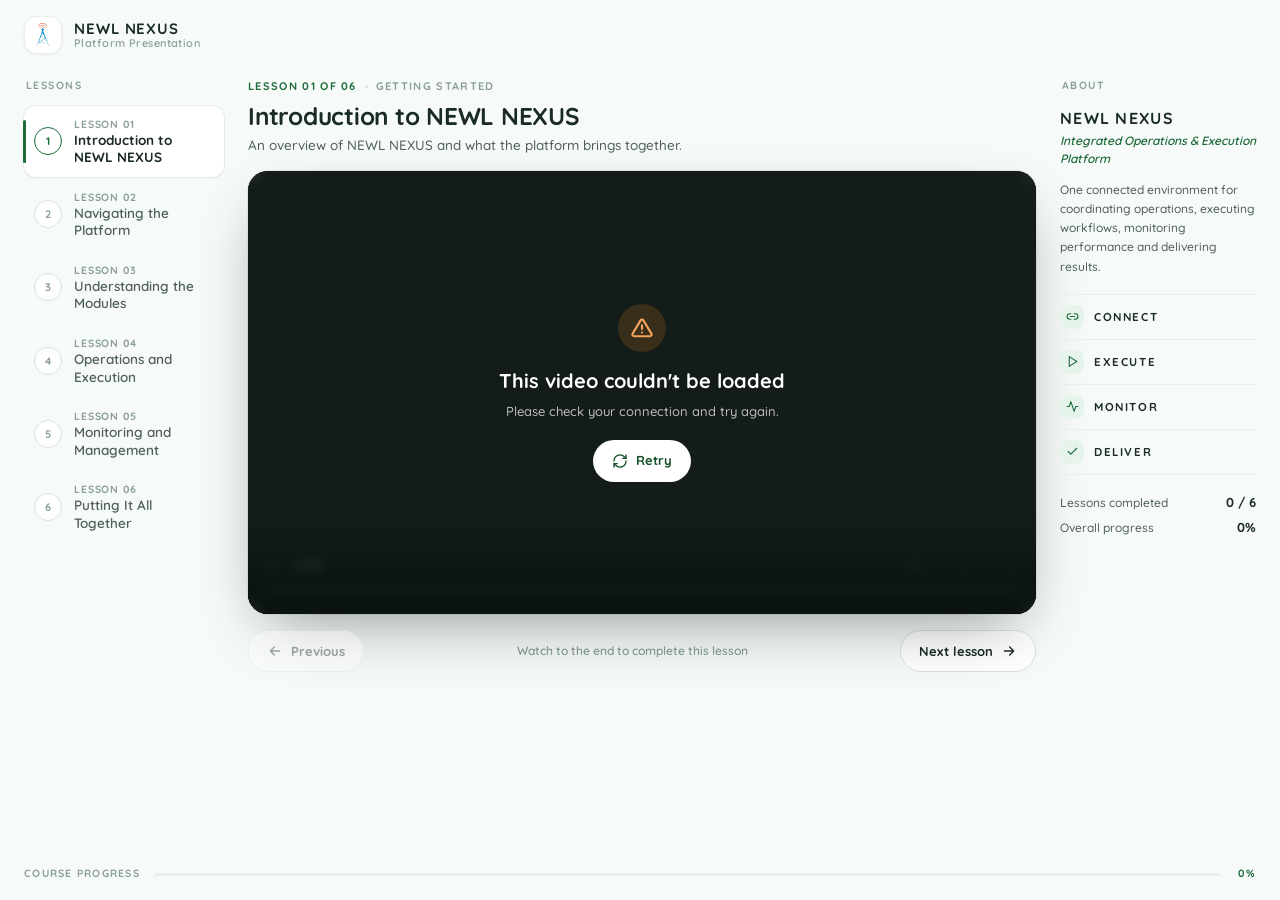
<file: presentation/index.html>
<!DOCTYPE html>
<html lang="en">
<head>
<meta charset="UTF-8">
<meta name="viewport" content="width=device-width, initial-scale=1.0, viewport-fit=cover">
<meta name="theme-color" content="#1e6b3a">
<meta name="description" content="NEWL NEXUS — Integrated Operations & Execution Platform. A six-lesson video presentation of the platform.">
<title>NEWL NEXUS · Presentation</title>
<link rel="icon" type="image/png" href="/img/icon.png">
<link rel="preconnect" href="https://fonts.googleapis.com">
<link rel="preconnect" href="https://fonts.gstatic.com" crossorigin>
<link href="https://fonts.googleapis.com/css2?family=Quicksand:wght@400;500;600;700&display=swap" rel="stylesheet">
<link rel="stylesheet" href="/presentation/style.css">
</head>
<body>

<div class="shell">

  <!-- ============ HEADER ============ -->
  <header class="topbar">
    <div class="brand">
      <span class="brand-mark"><img src="/img/icon.png" alt="" width="20" height="32"></span>
      <span class="brand-text">
        <b>NEWL NEXUS</b>
        <small>Platform Presentation</small>
      </span>
    </div>
    <div class="topbar-progress" aria-hidden="true">
      <span id="topProgressText">0 / 6</span>
      <span class="ring"><svg viewBox="0 0 36 36"><circle cx="18" cy="18" r="15" class="ring-track"/><circle cx="18" cy="18" r="15" class="ring-fill" id="topRing"/></svg></span>
    </div>
  </header>

  <!-- ============ LEFT · LESSONS ============ -->
  <aside class="lessons" aria-label="Lessons">
    <div class="panel-label">Lessons</div>
    <ol class="lesson-list" id="lessonList"></ol>
  </aside>

  <!-- ============ CENTRE · PLAYER ============ -->
  <main class="stage">
    <div class="stage-inner">
      <div class="lesson-head">
        <div class="eyebrow">
          <span id="lessonNumber">Lesson 01</span>
          <span class="dot" aria-hidden="true"></span>
          <span id="lessonCategory">Getting Started</span>
          <span class="pill-done" id="lessonDoneBadge" hidden>
            <svg viewBox="0 0 24 24"><path d="M20 6 9 17l-5-5"/></svg>Completed
          </span>
        </div>
        <h1 id="lessonTitle">Introduction to NEWL NEXUS</h1>
        <p id="lessonDesc"></p>
      </div>

      <div class="player">
        <video id="video" controls playsinline preload="metadata" controlslist="nodownload"></video>

        <div class="overlay overlay-loading" id="loadingOverlay" hidden>
          <span class="spinner" aria-hidden="true"></span>
        </div>

        <div class="overlay overlay-card" id="errorOverlay" hidden role="alert">
          <div class="ov-icon ov-icon-warn"><svg viewBox="0 0 24 24"><path d="M12 9v4M12 17h.01"/><path d="M10.3 3.9 1.8 18a2 2 0 0 0 1.7 3h17a2 2 0 0 0 1.7-3L13.7 3.9a2 2 0 0 0-3.4 0Z"/></svg></div>
          <h3>This video couldn't be loaded</h3>
          <p>Please check your connection and try again.</p>
          <button class="btn btn-light" id="retryBtn" type="button">
            <svg viewBox="0 0 24 24"><path d="M3 12a9 9 0 0 1 15.5-6.3L21 8"/><path d="M21 3v5h-5"/><path d="M21 12a9 9 0 0 1-15.5 6.3L3 16"/><path d="M3 21v-5h5"/></svg>Retry
          </button>
        </div>

        <div class="overlay overlay-card" id="doneOverlay" hidden>
          <div class="ov-icon ov-icon-ok"><svg viewBox="0 0 24 24"><path d="M20 6 9 17l-5-5"/></svg></div>
          <h3>Lesson complete</h3>
          <p id="doneText">Nice work. Continue when you're ready.</p>
          <div class="ov-actions">
            <button class="btn btn-ghost-light" id="replayBtn" type="button">
              <svg viewBox="0 0 24 24"><path d="M3 12a9 9 0 1 0 3-6.7L3 8"/><path d="M3 3v5h5"/></svg>Replay
            </button>
            <button class="btn btn-primary" id="overlayNextBtn" type="button">
              <span id="overlayNextLabel">Next lesson</span><svg viewBox="0 0 24 24"><path d="M5 12h14M13 6l6 6-6 6"/></svg>
            </button>
          </div>
        </div>

        <div class="overlay overlay-final" id="finalOverlay" hidden>
          <div class="ov-icon ov-icon-ok ov-icon-lg"><svg viewBox="0 0 24 24"><path d="M8 21h8M12 17v4M7 4h10v5a5 5 0 0 1-10 0V4Z"/><path d="M17 5h3v2a3 3 0 0 1-3 3M7 5H4v2a3 3 0 0 0 3 3"/></svg></div>
          <h2>YOU'VE COMPLETED THE NEWL NEXUS PRESENTATION</h2>
          <p>You're now familiar with the NEWL NEXUS platform and its core operational experience.</p>
          <div class="final-principles" aria-hidden="true"><span>Connect</span><span>Execute</span><span>Monitor</span><span>Deliver</span></div>
          <button class="btn btn-light" id="restartBtn" type="button">
            <svg viewBox="0 0 24 24"><path d="M3 12a9 9 0 1 0 3-6.7L3 8"/><path d="M3 3v5h5"/></svg>Restart presentation
          </button>
        </div>
      </div>

      <nav class="stage-nav" aria-label="Lesson navigation">
        <button class="btn btn-outline" id="prevBtn" type="button">
          <svg viewBox="0 0 24 24"><path d="M19 12H5M11 18l-6-6 6-6"/></svg><span>Previous</span>
        </button>
        <span class="stage-status" id="stageStatus" aria-live="polite">Watch to the end to complete this lesson</span>
        <button class="btn btn-outline" id="nextBtn" type="button">
          <span id="nextLabel">Next lesson</span><svg viewBox="0 0 24 24"><path d="M5 12h14M13 6l6 6-6 6"/></svg>
        </button>
      </nav>
    </div>
  </main>

  <!-- ============ RIGHT · ABOUT ============ -->
  <aside class="about" aria-label="About NEWL NEXUS">
    <div class="panel-label">About</div>
    <h2 class="about-title">NEWL NEXUS</h2>
    <p class="about-sub">Integrated Operations &amp; Execution Platform</p>
    <p class="about-desc">One connected environment for coordinating operations, executing workflows, monitoring performance and delivering results.</p>

    <ul class="principles">
      <li><span class="p-ico"><svg viewBox="0 0 24 24"><path d="M9 17H7A5 5 0 0 1 7 7h2M15 7h2a5 5 0 0 1 0 10h-2M8 12h8"/></svg></span>Connect</li>
      <li><span class="p-ico"><svg viewBox="0 0 24 24"><path d="M6 3l14 9-14 9V3Z"/></svg></span>Execute</li>
      <li><span class="p-ico"><svg viewBox="0 0 24 24"><path d="M22 12h-4l-3 9L9 3l-3 9H2"/></svg></span>Monitor</li>
      <li><span class="p-ico"><svg viewBox="0 0 24 24"><path d="M20 6 9 17l-5-5"/></svg></span>Deliver</li>
    </ul>

    <div class="summary">
      <div class="summary-row"><span>Lessons completed</span><b id="sumCount">0 / 6</b></div>
      <div class="summary-row"><span>Overall progress</span><b id="sumPct">0%</b></div>
    </div>
  </aside>

  <!-- ============ BOTTOM · PROGRESS LINE ============ -->
  <footer class="course-progress">
    <span class="cp-label">Course progress</span>
    <div class="cp-track" role="progressbar" aria-label="Course progress" aria-valuemin="0" aria-valuemax="100" aria-valuenow="0" id="cpTrack">
      <div class="cp-fill" id="cpFill"></div>
    </div>
    <span class="cp-value" id="cpValue">0%</span>
  </footer>

</div>

<div class="toast" id="toast" role="status" aria-live="polite" hidden></div>

<script src="/presentation/script.js"></script>
</body>
</html>
</file>
<file: presentation/style.css>
/* =========================================================
   NEWL NEXUS · Presentation portal
   Brand tokens mirror the main app (../index.html)
   ========================================================= */
:root{
  --primary:#1e6b3a;--primary-light:#2a8a4a;--primary-dark:#15502a;--primary-bg:#e6f4ec;
  --accent:#e67e22;--danger:#dc3545;
  --bg:#f6faf8;--surface:#fff;--border:#e8f0ec;--border-strong:#d6e4dc;
  --text:#1a2a24;--text-soft:#4d5f57;--text-light:#8a9f95;
  --player:#0d1813;
  --radius:12px;--radius-lg:20px;--radius-sm:8px;--radius-pill:999px;
  --shadow-sm:0 1px 3px rgba(21,80,42,.06);
  --shadow-hover:0 8px 30px rgba(30,107,58,.08);
  --shadow-lg:0 20px 60px rgba(21,80,42,.10);
  --safe-top:env(safe-area-inset-top,0px);
  --safe-bottom:env(safe-area-inset-bottom,0px);
  --safe-left:env(safe-area-inset-left,0px);
  --safe-right:env(safe-area-inset-right,0px);
  --ease:cubic-bezier(.2,.8,.2,1);
}

*{margin:0;padding:0;box-sizing:border-box;-webkit-tap-highlight-color:transparent}
html{-webkit-text-size-adjust:100%;text-size-adjust:100%}
body{
  font-family:'Quicksand',system-ui,-apple-system,'Segoe UI',Roboto,sans-serif;
  background:var(--bg);color:var(--text);
  font-size:14px;line-height:1.5;font-weight:500;
  -webkit-font-smoothing:antialiased;
  overflow-x:hidden;
}
button{font-family:inherit;font-size:inherit;color:inherit;background:none;border:0;cursor:pointer}
ol,ul{list-style:none}
[hidden]{display:none!important}
svg{width:16px;height:16px;fill:none;stroke:currentColor;stroke-width:2;stroke-linecap:round;stroke-linejoin:round;flex-shrink:0}
:focus-visible{outline:2px solid var(--primary);outline-offset:2px}

::-webkit-scrollbar{width:6px;height:6px}
::-webkit-scrollbar-thumb{background:var(--border-strong);border-radius:10px}

/* =========================================================
   SHELL — desktop: three columns
   ========================================================= */
.shell{
  display:grid;
  grid-template-columns:minmax(210px,236px) minmax(0,1fr) minmax(200px,224px);
  grid-template-rows:auto 1fr auto;
  grid-template-areas:
    "top     top    top"
    "lessons stage  about"
    "foot    foot   foot";
  column-gap:clamp(20px,2.2vw,36px);
  min-height:100vh;min-height:100dvh;
  max-width:1680px;margin:0 auto;
  padding:0 max(24px,var(--safe-right)) 0 max(24px,var(--safe-left));
}

/* ---------- Header ---------- */
.topbar{
  grid-area:top;display:flex;align-items:center;justify-content:space-between;
  padding:calc(16px + var(--safe-top)) 0 16px;
}
.brand{display:flex;align-items:center;gap:12px;min-width:0}
.brand-mark{
  width:38px;height:38px;border-radius:12px;background:var(--surface);
  border:1px solid var(--border);box-shadow:var(--shadow-sm);
  display:flex;align-items:center;justify-content:center;flex-shrink:0;
}
.brand-mark img{width:auto;height:24px;display:block}
.brand-text{display:flex;flex-direction:column;line-height:1.15}
.brand-text b{font-size:15px;font-weight:700;letter-spacing:.06em}
.brand-text small{font-size:11px;color:var(--text-light);font-weight:600;letter-spacing:.04em}

.topbar-progress{display:none;align-items:center;gap:8px;font-size:12px;font-weight:700;color:var(--text-soft)}
.ring{width:26px;height:26px;display:block}
.ring svg{width:100%;height:100%;transform:rotate(-90deg)}
.ring-track{stroke:var(--border);stroke-width:3.5}
.ring-fill{stroke:var(--primary);stroke-width:3.5;stroke-dasharray:94.25;stroke-dashoffset:94.25;transition:stroke-dashoffset .6s var(--ease)}

.panel-label{
  font-size:10.5px;font-weight:700;letter-spacing:.14em;text-transform:uppercase;
  color:var(--text-light);margin-bottom:12px;padding-left:2px;
}

/* =========================================================
   LEFT — lesson list
   ========================================================= */
.lessons{grid-area:lessons;padding-top:8px;align-self:start;position:sticky;top:12px}
.lesson-list{display:flex;flex-direction:column;gap:2px;position:relative}

.lesson{
  position:relative;width:100%;display:flex;align-items:center;gap:12px;
  padding:11px 12px 11px 10px;border-radius:var(--radius);text-align:left;
  color:var(--text-soft);transition:background .18s,color .18s;min-height:56px;
  touch-action:manipulation;
}
.lesson:hover{background:rgba(30,107,58,.05);color:var(--text)}
.lesson::before{ /* active accent bar */
  content:"";position:absolute;left:-1px;top:14px;bottom:14px;width:3px;border-radius:3px;
  background:var(--primary);transform:scaleY(0);transition:transform .25s var(--ease);
}
.lesson[aria-current="true"]{background:var(--surface);color:var(--text);box-shadow:var(--shadow-sm),0 0 0 1px var(--border)}
.lesson[aria-current="true"]::before{transform:scaleY(1)}

.l-mark{
  width:28px;height:28px;border-radius:50%;flex-shrink:0;
  display:flex;align-items:center;justify-content:center;
  font-size:11px;font-weight:700;color:var(--text-light);
  border:1.5px solid var(--border-strong);background:var(--surface);
  transition:all .25s var(--ease);
}
.l-mark svg{width:14px;height:14px;stroke-width:3;display:none}
.lesson[aria-current="true"] .l-mark{border-color:var(--primary);color:var(--primary)}
.lesson.is-done .l-mark{background:var(--primary);border-color:var(--primary);color:#fff}
.lesson.is-done .l-mark span{display:none}
.lesson.is-done .l-mark svg{display:block}

.l-text{display:flex;flex-direction:column;min-width:0;flex:1}
.l-kicker{font-size:10.5px;font-weight:700;letter-spacing:.08em;text-transform:uppercase;color:var(--text-light)}
.l-title{font-size:13.5px;font-weight:600;line-height:1.3}
.lesson[aria-current="true"] .l-title{font-weight:700}
.l-meta{font-size:11px;color:var(--text-light);font-weight:600;white-space:nowrap;align-self:flex-start;margin-top:2px}
.lesson.is-done .l-kicker{color:var(--primary)}

/* =========================================================
   CENTRE — stage / player
   ========================================================= */
.stage{grid-area:stage;min-width:0;display:flex;justify-content:center;padding-top:8px}
.stage-inner{
  /* keep the 16:9 player inside the viewport on desktop */
  width:min(100%, max(560px, calc((100dvh - 300px) * 16 / 9)));
  display:flex;flex-direction:column;
}

.lesson-head{margin-bottom:16px}
.eyebrow{
  display:flex;align-items:center;gap:8px;flex-wrap:wrap;
  font-size:11px;font-weight:700;letter-spacing:.12em;text-transform:uppercase;color:var(--primary);
}
.eyebrow #lessonCategory{color:var(--text-light)}
.eyebrow .dot{width:3px;height:3px;border-radius:50%;background:var(--border-strong)}
.pill-done{
  display:inline-flex;align-items:center;gap:4px;margin-left:4px;
  padding:2px 9px 2px 7px;border-radius:var(--radius-pill);
  background:var(--primary-bg);color:var(--primary);letter-spacing:.06em;font-size:10px;
}
.pill-done svg{width:11px;height:11px;stroke-width:3}
.lesson-head h1{font-size:clamp(20px,1.9vw,26px);font-weight:700;letter-spacing:-.01em;line-height:1.25;margin-top:6px}
.lesson-head p{font-size:13.5px;color:var(--text-soft);margin-top:4px;max-width:68ch}
.lesson-head.swap{animation:fadeUp .35s var(--ease)}

.player{
  position:relative;width:100%;aspect-ratio:16/9;
  background:var(--player);border-radius:var(--radius-lg);overflow:hidden;
  box-shadow:0 24px 60px -20px rgba(13,24,19,.45),0 0 0 1px rgba(13,24,19,.06);
  isolation:isolate;
}
@supports not (aspect-ratio:16/9){ .player{height:0;padding-top:56.25%} }
.player video{position:absolute;inset:0;width:100%;height:100%;display:block;background:var(--player);object-fit:contain}

.overlay{
  position:absolute;inset:0;z-index:2;display:flex;flex-direction:column;
  align-items:center;justify-content:center;text-align:center;color:#fff;padding:24px;
}
.overlay-loading{pointer-events:none}
.overlay-card,.overlay-final{
  background:rgba(13,24,19,.82);
  -webkit-backdrop-filter:blur(6px);backdrop-filter:blur(6px);
  animation:fadeIn .35s var(--ease);
}
.overlay-final{background:linear-gradient(160deg,rgba(21,80,42,.96),rgba(13,24,19,.97))}
.overlay h3{font-size:clamp(16px,1.6vw,20px);font-weight:700}
.overlay h2{font-size:clamp(15px,1.9vw,24px);font-weight:700;letter-spacing:.04em;line-height:1.3;max-width:26ch}
.overlay p{font-size:13px;color:rgba(255,255,255,.72);margin-top:6px;max-width:42ch}
.overlay-final p{font-size:clamp(12.5px,1.1vw,14.5px)}

.ov-icon{
  width:48px;height:48px;border-radius:50%;display:flex;align-items:center;justify-content:center;margin-bottom:14px;
}
.ov-icon svg{width:22px;height:22px;stroke-width:2.4}
.ov-icon-ok{background:var(--primary-light);box-shadow:0 0 0 8px rgba(42,138,74,.22);animation:pop .5s var(--ease)}
.ov-icon-warn{background:rgba(230,126,34,.18);color:#f3a35c}
.ov-icon-lg{width:58px;height:58px}
.ov-icon-lg svg{width:26px;height:26px}
.ov-actions{display:flex;gap:10px;margin-top:18px;flex-wrap:wrap;justify-content:center}
.overlay .btn-light{margin-top:18px}

.final-principles{display:flex;gap:6px;margin-top:16px;flex-wrap:wrap;justify-content:center}
.final-principles span{
  font-size:10px;font-weight:700;letter-spacing:.14em;text-transform:uppercase;
  padding:4px 10px;border-radius:var(--radius-pill);border:1px solid rgba(255,255,255,.22);color:rgba(255,255,255,.85);
}

.spinner{
  width:34px;height:34px;border-radius:50%;
  border:3px solid rgba(255,255,255,.15);border-top-color:#fff;animation:spin .8s linear infinite;
}

/* ---------- Buttons ---------- */
.btn{
  display:inline-flex;align-items:center;justify-content:center;gap:8px;
  padding:10px 18px;border-radius:var(--radius-pill);min-height:42px;
  font-weight:700;font-size:13px;line-height:1;white-space:nowrap;
  border:1px solid transparent;transition:background .18s,border-color .18s,color .18s,box-shadow .18s,transform .18s;
  touch-action:manipulation;
}
.btn:hover:not(:disabled){transform:translateY(-1px)}
.btn:active:not(:disabled){transform:translateY(0)}
.btn:disabled{opacity:.4;cursor:not-allowed}
.btn-primary{background:var(--primary);color:#fff}
.btn-primary:hover:not(:disabled){background:var(--primary-dark);box-shadow:var(--shadow-hover)}
.btn-outline{background:var(--surface);border-color:var(--border-strong);color:var(--text)}
.btn-outline:hover:not(:disabled){border-color:var(--primary);color:var(--primary)}
.btn-light{background:#fff;color:var(--primary-dark)}
.btn-light:hover{box-shadow:0 8px 24px rgba(0,0,0,.25)}
.btn-ghost-light{background:transparent;border-color:rgba(255,255,255,.28);color:#fff}
.btn-ghost-light:hover{border-color:#fff}

/* Next becomes the clear call to action once the lesson is completed */
#nextBtn.is-ready{background:var(--primary);border-color:var(--primary);color:#fff;animation:nudge 1.6s var(--ease) 1}
#nextBtn.is-ready:hover{background:var(--primary-dark)}

.stage-nav{display:flex;align-items:center;justify-content:space-between;gap:12px;margin-top:16px}
.stage-status{font-size:12px;color:var(--text-light);font-weight:600;text-align:center;flex:1;min-width:0}
.stage-status.ok{color:var(--primary)}

/* =========================================================
   RIGHT — about
   ========================================================= */
.about{grid-area:about;padding-top:8px;align-self:start;position:sticky;top:12px}
.about-title{font-size:16px;font-weight:700;letter-spacing:.08em}
.about-sub{font-size:12px;font-style:italic;color:var(--primary);font-weight:600;margin-top:2px}
.about-desc{font-size:12.5px;color:var(--text-soft);margin-top:12px;line-height:1.6}

.principles{margin-top:18px;border-top:1px solid var(--border)}
.principles li{
  display:flex;align-items:center;gap:10px;padding:10px 0;border-bottom:1px solid var(--border);
  font-size:11.5px;font-weight:700;letter-spacing:.14em;text-transform:uppercase;color:var(--text);
}
.p-ico{
  width:24px;height:24px;border-radius:8px;background:var(--primary-bg);color:var(--primary);
  display:flex;align-items:center;justify-content:center;
}
.p-ico svg{width:13px;height:13px}

.summary{margin-top:18px;display:flex;flex-direction:column;gap:6px}
.summary-row{display:flex;justify-content:space-between;align-items:baseline;font-size:12px;color:var(--text-soft)}
.summary-row b{font-size:13px;color:var(--text);font-weight:700;font-variant-numeric:tabular-nums}

/* =========================================================
   BOTTOM — course progress line
   ========================================================= */
.course-progress{
  grid-area:foot;display:flex;align-items:center;gap:14px;
  padding:18px 0 calc(18px + var(--safe-bottom));
}
.cp-label,.cp-value{font-size:10.5px;font-weight:700;letter-spacing:.12em;text-transform:uppercase;color:var(--text-light);white-space:nowrap}
.cp-value{color:var(--primary);min-width:3.5ch;text-align:right;font-variant-numeric:tabular-nums}
.cp-track{flex:1;height:3px;border-radius:3px;background:var(--border);overflow:hidden}
.cp-fill{height:100%;width:0;background:var(--primary);border-radius:3px;transition:width .7s var(--ease)}

/* ---------- Toast ---------- */
.toast{
  position:fixed;left:50%;bottom:calc(24px + var(--safe-bottom));transform:translateX(-50%);z-index:50;
  display:flex;align-items:center;gap:8px;
  background:var(--text);color:#fff;padding:10px 16px;border-radius:var(--radius-pill);
  font-size:12.5px;font-weight:600;box-shadow:var(--shadow-lg);animation:toastIn .35s var(--ease);
  max-width:calc(100vw - 32px);
}
.toast svg{color:#7fd39d;stroke-width:3;width:14px;height:14px}

/* ---------- Motion ---------- */
@keyframes spin{to{transform:rotate(360deg)}}
@keyframes fadeIn{from{opacity:0}to{opacity:1}}
@keyframes fadeUp{from{opacity:0;transform:translateY(6px)}to{opacity:1;transform:none}}
@keyframes pop{0%{transform:scale(.6);opacity:0}60%{transform:scale(1.08);opacity:1}100%{transform:scale(1)}}
@keyframes nudge{0%,100%{box-shadow:0 0 0 0 rgba(30,107,58,.0)}40%{box-shadow:0 0 0 6px rgba(30,107,58,.18)}}
@keyframes toastIn{from{opacity:0;transform:translate(-50%,8px)}to{opacity:1;transform:translate(-50%,0)}}
@media (prefers-reduced-motion:reduce){*,*::before,*::after{animation:none!important;transition:none!important}}

/* =========================================================
   LAPTOP (≤1280px) — slimmer side panels
   ========================================================= */
@media (max-width:1280px){
  .shell{grid-template-columns:200px minmax(0,1fr) 196px;column-gap:24px}
  .l-meta{display:none}
  .about-desc{font-size:12px}
}

/* =========================================================
   TABLET (≤1100px) — lessons + stage; about drops below the player
   ========================================================= */
@media (max-width:1100px){
  .shell{
    grid-template-columns:200px minmax(0,1fr);
    grid-template-rows:auto auto auto auto;
    grid-template-areas:
      "top     top"
      "lessons stage"
      "lessons about"
      "foot    foot";
    padding:0 max(20px,var(--safe-right)) 0 max(20px,var(--safe-left));
  }
  .stage-inner{width:100%}
  .about{
    position:static;margin-top:28px;padding-top:20px;border-top:1px solid var(--border);
    display:grid;grid-template-columns:1fr 1fr;column-gap:28px;
  }
  .about .panel-label{grid-column:1/-1}
  .about-title,.about-sub,.about-desc{grid-column:1}
  .principles{grid-column:2;grid-row:2/5;margin-top:0}
  .summary{grid-column:1/-1;flex-direction:row;gap:28px}
  .summary-row{gap:10px}
}

/* =========================================================
   MOBILE (≤760px) — rethought, stacked layout
   1 header · 2 video · 3 title · 4 prev/next · 5 lesson strip · 6 about
   ========================================================= */
@media (max-width:760px){
  body{font-size:15px}
  .shell{
    display:flex;flex-direction:column;
    padding:0 max(16px,var(--safe-right)) 0 max(16px,var(--safe-left));
  }
  .topbar{
    order:0;position:sticky;top:0;z-index:20;margin:0 -16px;padding:calc(10px + var(--safe-top)) 16px 10px;
    background:rgba(246,250,248,.9);-webkit-backdrop-filter:blur(10px);backdrop-filter:blur(10px);
    border-bottom:1px solid var(--border);
  }
  .brand-mark{width:34px;height:34px;border-radius:10px}
  .brand-mark img{height:21px}
  .topbar-progress{display:flex}

  .stage{order:1;padding-top:14px}
  .stage-inner{width:100%}
  .player{order:1;border-radius:14px;margin:0}
  .lesson-head{order:2;margin:16px 0 0}
  .lesson-head h1{font-size:20px}
  .lesson-head p{font-size:13.5px}
  .stage-nav{order:3;margin-top:14px;gap:10px}
  .stage-nav .btn{flex:1;min-height:48px}
  .stage-status{display:none}
  .overlay{padding:14px}
  .overlay p{font-size:12px;margin-top:4px}
  .ov-icon{width:38px;height:38px;margin-bottom:8px}
  .ov-icon svg{width:18px;height:18px}
  .ov-actions{margin-top:12px}
  .overlay .btn-light{margin-top:12px}
  .overlay .btn{min-height:40px;padding:9px 14px;font-size:12.5px}
  .final-principles{display:none}

  /* horizontal lesson strip */
  .lessons{order:2;position:static;align-self:stretch;min-width:0;padding-top:26px;margin:0 -16px}
  .lessons .panel-label{padding-left:18px}
  .lesson-list{
    flex-direction:row;gap:10px;overflow-x:auto;overscroll-behavior-x:contain;
    scroll-snap-type:x mandatory;scroll-padding:0 16px;padding:2px 16px 6px;scrollbar-width:none;
  }
  .lesson-list::-webkit-scrollbar{display:none}
  .lesson-list li{flex:0 0 auto;scroll-snap-align:start}
  .lesson{
    width:210px;min-height:64px;background:var(--surface);
    box-shadow:0 0 0 1px var(--border);padding:12px;
  }
  .lesson::before{left:12px;right:12px;top:auto;bottom:-1px;width:auto;height:3px;transform:scaleX(0)}
  .lesson[aria-current="true"]{box-shadow:0 0 0 1.5px var(--primary)}
  .lesson[aria-current="true"]::before{transform:scaleX(0)}
  .l-title{display:-webkit-box;-webkit-line-clamp:2;-webkit-box-orient:vertical;overflow:hidden}

  .about{
    order:3;position:static;align-self:stretch;display:block;margin-top:26px;padding:18px;border:0;
    background:var(--surface);border-radius:var(--radius-lg);box-shadow:0 0 0 1px var(--border);
  }
  .principles{display:grid;grid-template-columns:1fr 1fr;gap:0 14px;margin-top:14px}
  .principles li{font-size:11px;padding:9px 0}
  .summary{flex-direction:column;gap:6px}

  .course-progress{order:4;padding-top:20px}
  .cp-label{display:none}
}

@media (max-width:360px){
  .stage-nav .btn span{font-size:12px}
  .lesson{width:184px}
}

/* short, wide screens (e.g. 1366×650 laptops) */
@media (min-width:1101px) and (max-height:720px){
  .topbar{padding-top:10px;padding-bottom:10px}
  .lesson-head{margin-bottom:10px}
  .lesson-head p{display:none}
  .stage-inner{width:min(100%, max(560px, calc((100dvh - 250px) * 16 / 9)))}
  .stage-nav{margin-top:10px}
  .course-progress{padding:10px 0}
}
</file>
